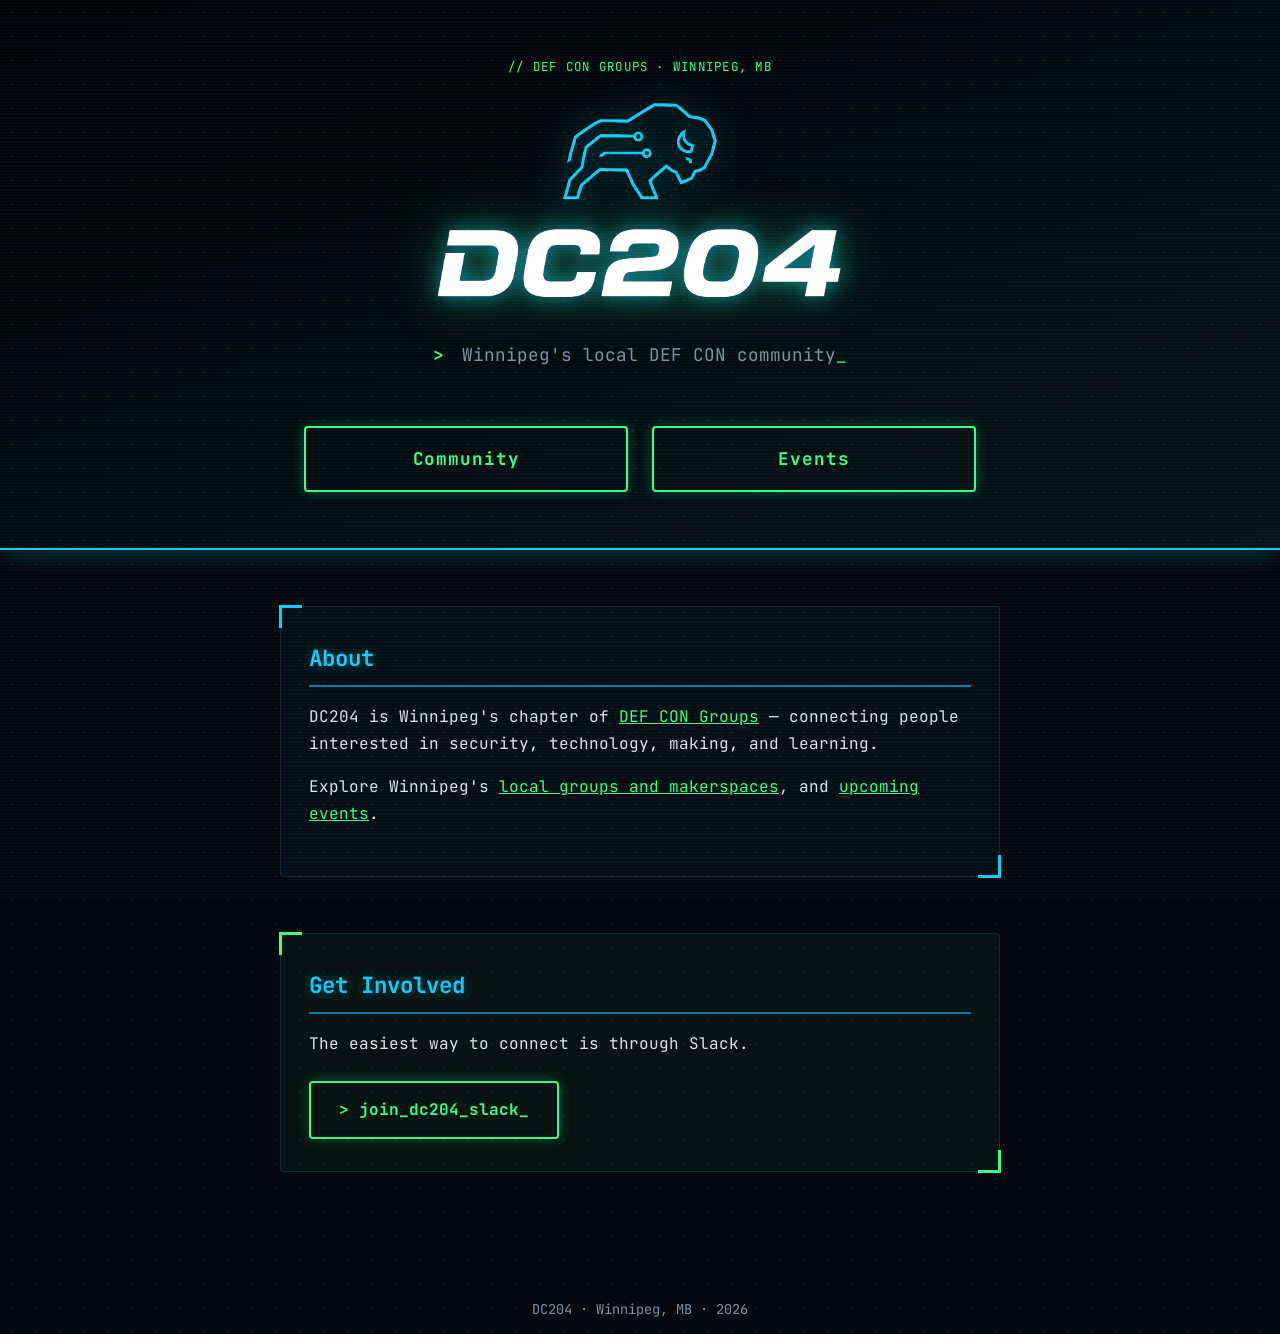
<file: index.html>
<!DOCTYPE html>
<html lang="en">
<head>
<meta charset="UTF-8">
<meta name="viewport" content="width=device-width, initial-scale=1.0">
<title>DC204 — Winnipeg DEF CON Group</title>
<meta name="description" content="DC204 is the Winnipeg, Manitoba chapter of DEF CON — a local community for hackers, security researchers, and the curious.">
<link rel="preconnect" href="https://fonts.googleapis.com">
<link rel="preconnect" href="https://fonts.gstatic.com" crossorigin>
<link href="https://fonts.googleapis.com/css2?family=JetBrains+Mono:wght@400;500;700;800&display=swap" rel="stylesheet">
<link rel="stylesheet" href="style.css">
<link rel="icon" type="image/png" href="derp-bison-alpha.png">
</head>
<body>

<header class="hero">
  <div class="container">
    <p class="eyebrow">// DEF CON Groups &middot; Winnipeg, MB</p>
    <div class="logo-lockup">
      <img src="derp-bison-alpha.png" alt="" class="bison-mark">
      <h1><img src="dc204-alpha.png" alt="DC204" class="wordmark"></h1>
    </div>
    <p class="tagline"><span class="prompt">&gt;</span> Winnipeg's local DEF CON community<span class="cursor">_</span></p>
  </div>
  <div class="container">
    <div class="widget-grid">
      <a href="community.html" class="widget">
        <h3>Community</h3>
      </a>
      <a href="events.html" class="widget">
        <h3>Events</h3>
      </a>
    </div>
  </div>
</header>

<main>
  <section class="about panel container">
    <h2>About</h2>
    <p>
      DC204 is Winnipeg's chapter of <a href="https://defcon-groups.org/" target="_blank" rel="noopener noreferrer">DEF CON Groups</a> — connecting people interested in security, technology, making, and learning.
    </p>
    <p>
      Explore Winnipeg's <a href="community.html">local groups and makerspaces</a>, and <a href="events.html">upcoming events</a>.
    </p>
  </section>

  <section class="links panel container">
    <h2>Get Involved</h2>
    <p>The easiest way to connect is through Slack.</p>
    <a class="cta" href="https://join.slack.com/t/dc204/shared_invite/enQtNjU2MTA4NTM0Mzg4LTgyZDgwY2MwMjc5NDFkYzBmOWI5MThjZDg4MjE5YWI4NWVlNmQxMWM5ZjAwNzIwY2I2MDk3ZjM4NjA3YzJhZGI" target="_blank" rel="noopener noreferrer">
      &gt; join_dc204_slack<span class="cursor">_</span>
    </a>
  </section>
</main>

<footer class="container">
  <p>DC204 &middot; Winnipeg, MB &middot; 2026</p>
</footer>

</body>
</html>
</file>
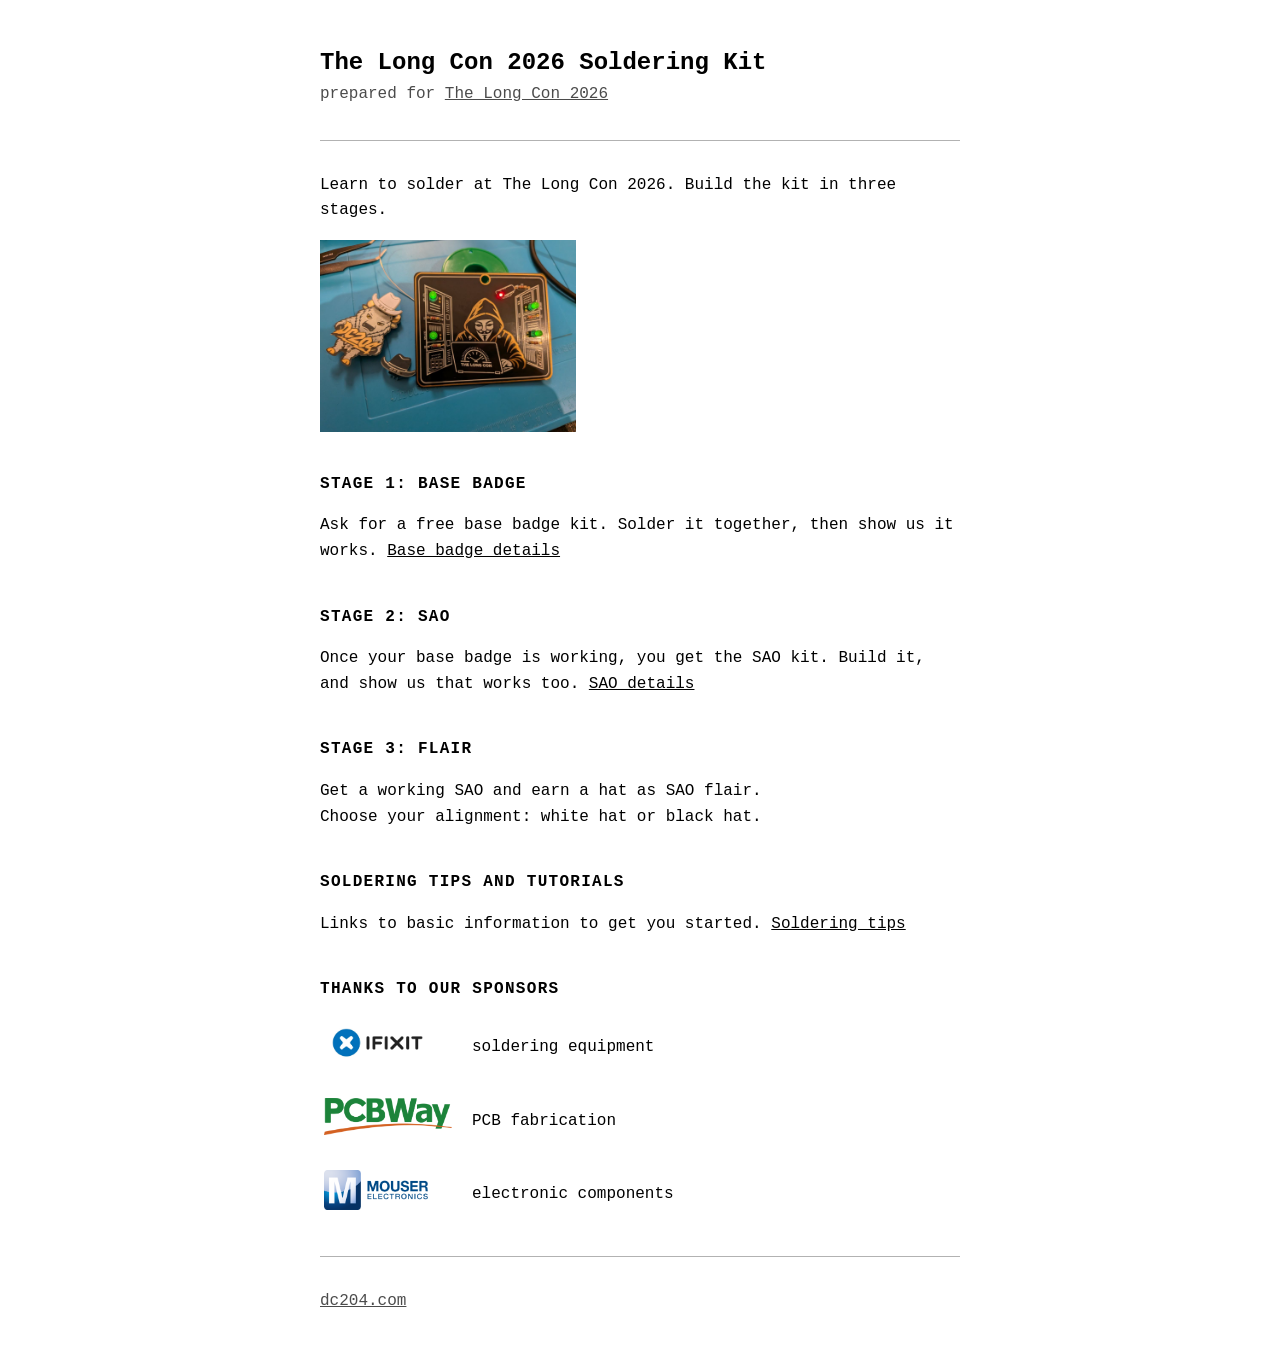
<file: lab/tlc2026/index.html>
<!DOCTYPE html>
<html lang="en">
<head>
<meta charset="utf-8">
<meta name="viewport" content="width=device-width, initial-scale=1">
<title>The Long Con 2026 Soldering Kit</title>
<meta name="description" content="Learn-to-solder kit and soldering information for The Long Con 2026, Winnipeg.">
<link rel="stylesheet" href="style.css">
</head>
<body>

<h1>The Long Con 2026 Soldering Kit</h1>
<p class="sub">prepared for <a href="https://thelongcon.ca/">The Long Con 2026</a></p>

<hr>

<p>
Learn to solder at The Long Con 2026. Build the kit in three stages.
</p>

<img src="img/full-kit-assembled-2.jpg" alt="Completed badge with the DC204 bison SAO and hat" class="kit hero">

<h2>Stage 1: Base badge</h2>
<p>
Ask for a free base badge kit. Solder it together, then show us it works.
<a href="base.html">Base badge details</a>
</p>

<h2>Stage 2: SAO</h2>
<p>
Once your base badge is working, you get the SAO kit. Build it, and show us that works too.
<a href="sao.html">SAO details</a>
</p>

<h2>Stage 3: Flair</h2>
<p>
Get a working SAO and earn a hat as SAO flair.
<br />
Choose your alignment: white hat or black hat.
</p>

<h2>Soldering tips and tutorials</h2>
<p>
Links to basic information to get you started.
<a href="tips.html">Soldering tips</a>
</p>

<h2>Thanks to our sponsors</h2>
<ul>
<li><a href="https://www.ifixit.com/"><img src="ifixit.jpg" alt="iFixit"></a> soldering equipment</li>
<li><a href="https://www.pcbway.com/"><img src="pcbway.png" alt="PCBWay"></a> PCB fabrication</li>
<li><a href="https://www.mouser.ca/"><img src="mouser.png" alt="Mouser Electronics"></a> electronic components</li>
</ul>

<hr>

<p class="sub">
<a href="https://dc204.com/">dc204.com</a>
</p>

</body>
</html>
</file>
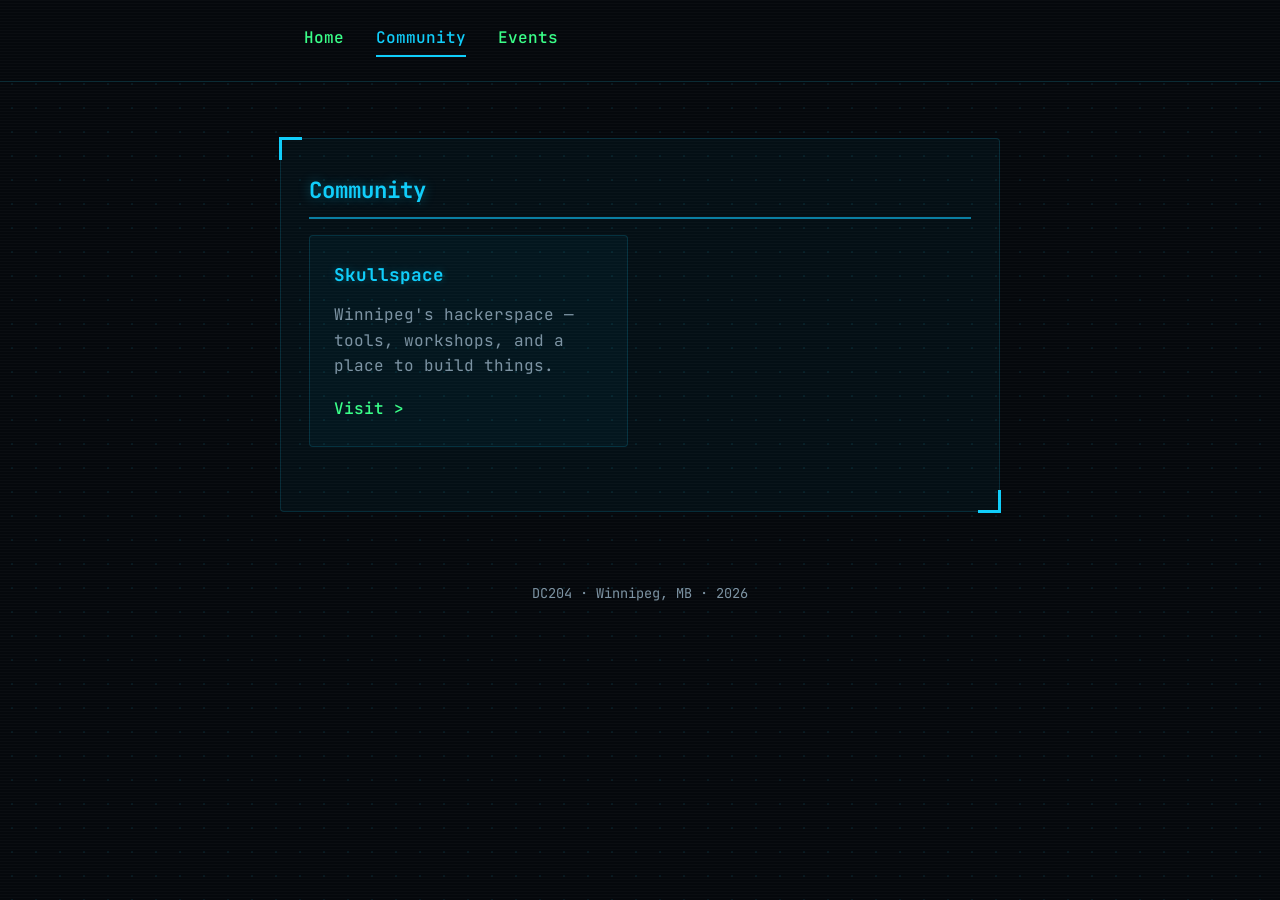
<file: community.html>
<!DOCTYPE html>
<html lang="en">
<head>
<meta charset="UTF-8">
<meta name="viewport" content="width=device-width, initial-scale=1.0">
<title>DC204 — Community</title>
<meta name="description" content="Discover Winnipeg's makerspaces, groups, and special interest communities.">
<link rel="preconnect" href="https://fonts.googleapis.com">
<link rel="preconnect" href="https://fonts.gstatic.com" crossorigin>
<link href="https://fonts.googleapis.com/css2?family=JetBrains+Mono:wght@400;500;700;800&display=swap" rel="stylesheet">
<link rel="stylesheet" href="style.css">
<link rel="icon" type="image/png" href="derp-bison-alpha.png">
</head>
<body>

<nav class="site-nav">
  <div class="container site-nav-inner">
    <a href="index.html">Home</a>
    <a href="community.html" class="active">Community</a>
    <a href="events.html">Events</a>
  </div>
</nav>

<main>
  <section class="panel container">
    <h2>Community</h2>
    <div id="community-list" class="card-list"></div>
  </section>
</main>

<footer class="container">
  <p>DC204 &middot; Winnipeg, MB &middot; 2026</p>
</footer>

<script src="community-data.js"></script>
<script src="cards.js"></script>
<script>
  const communityContainer = document.getElementById("community-list");

  const cardTemplate = (entry) => `
    <article class="card">
      <h3>${entry.name}</h3>
      <p>${entry.description}</p>
      ${entry.link ? `<a href="${entry.link}" target="_blank" rel="noopener noreferrer">Visit &gt;</a>` : ""}
    </article>
  `;

  renderCards(communityContainer, communityEntries, cardTemplate, "// no entries yet_");
</script>

</body>
</html>
</file>
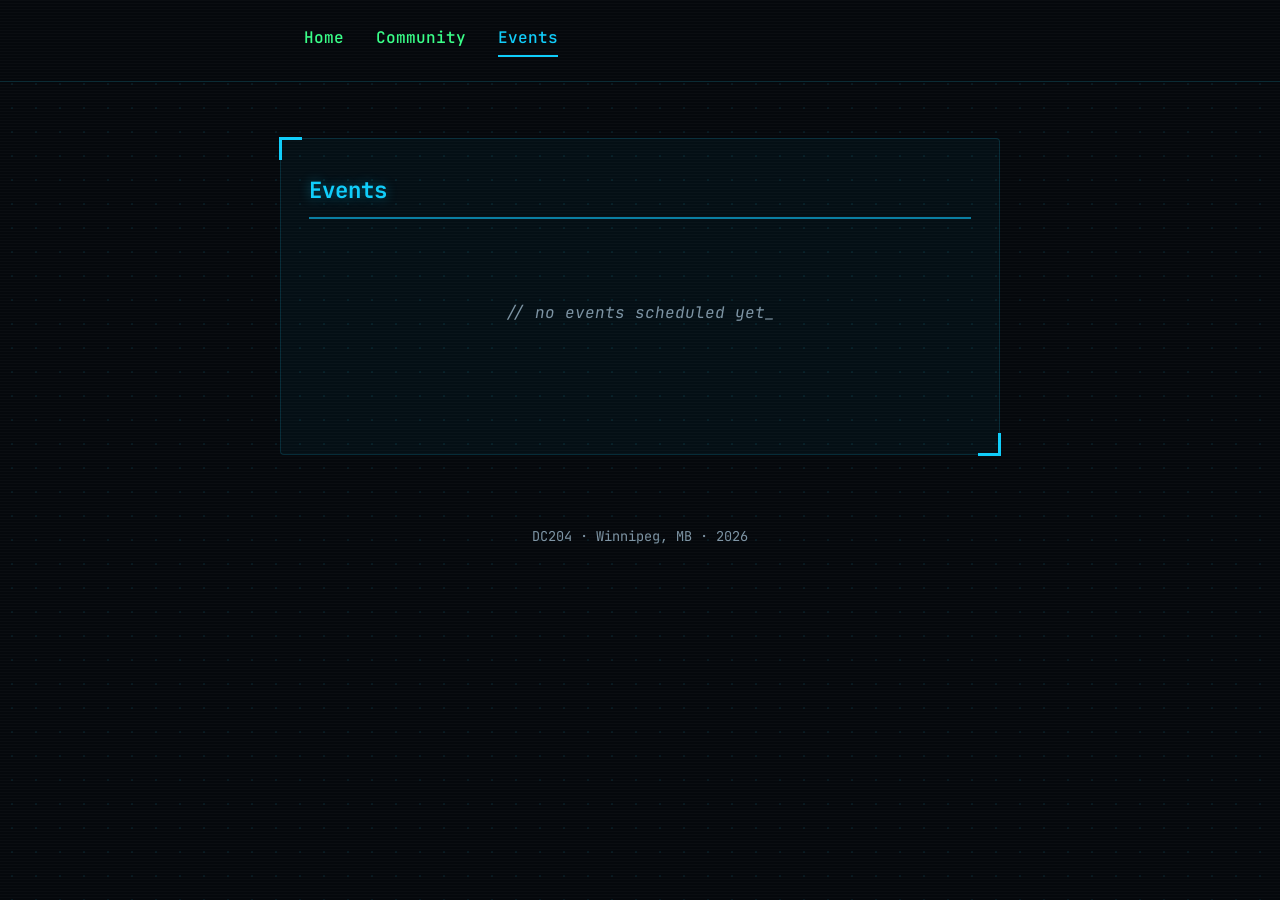
<file: events.html>
<!DOCTYPE html>
<html lang="en">
<head>
<meta charset="UTF-8">
<meta name="viewport" content="width=device-width, initial-scale=1.0">
<title>DC204 — Upcoming Events</title>
<meta name="description" content="Upcoming events in Winnipeg's tech, security, and maker communities.">
<link rel="preconnect" href="https://fonts.googleapis.com">
<link rel="preconnect" href="https://fonts.gstatic.com" crossorigin>
<link href="https://fonts.googleapis.com/css2?family=JetBrains+Mono:wght@400;500;700;800&display=swap" rel="stylesheet">
<link rel="stylesheet" href="style.css">
<link rel="icon" type="image/png" href="derp-bison-alpha.png">
</head>
<body>

<nav class="site-nav">
  <div class="container site-nav-inner">
    <a href="index.html">Home</a>
    <a href="community.html">Community</a>
    <a href="events.html" class="active">Events</a>
  </div>
</nav>

<main>
  <section class="panel container">
    <h2>Events</h2>
    <div id="events-list" class="card-list card-list--events"></div>
  </section>
</main>

<footer class="container">
  <p>DC204 &middot; Winnipeg, MB &middot; 2026</p>
</footer>

<script src="events-data.js"></script>
<script src="cards.js"></script>
<script>
  const eventsContainer = document.getElementById("events-list");

  // Format date as "Month Day, Year"
  const formatDate = (dateStr) => {
    const [year, month, day] = dateStr.split("-");
    const date = new Date(year, month - 1, day);
    return date.toLocaleDateString("en-US", { year: "numeric", month: "long", day: "numeric" });
  };

  // Format time as "HH:MM" to "h:mm AM/PM"
  const formatTime = (timeStr) => {
    const [hours, minutes] = timeStr.split(":");
    const date = new Date(2026, 0, 1, hours, minutes);
    return date.toLocaleTimeString("en-US", { hour: "numeric", minute: "2-digit", meridiem: "short" });
  };

  // Filter to future events only and sort by date
  const today = new Date().toISOString().split("T")[0];
  const futureEvents = events
    .filter(event => event.startDate >= today)
    .sort((a, b) => new Date(a.startDate) - new Date(b.startDate));

  const cardTemplate = (entry) => {
    const dateStr = entry.endDate && entry.endDate !== entry.startDate
      ? `${formatDate(entry.startDate)} – ${formatDate(entry.endDate)}`
      : formatDate(entry.startDate);

    let timeStr = "";
    if (entry.startTime && entry.endTime) {
      timeStr = `<p>${formatTime(entry.startTime)} – ${formatTime(entry.endTime)}</p>`;
    } else if (entry.startTime) {
      timeStr = `<p>${formatTime(entry.startTime)}</p>`;
    }

    return `
      <article class="card">
        <h3>${entry.name}</h3>
        <p><strong>${dateStr}</strong></p>
        ${entry.location ? `<p>${entry.location}</p>` : ""}
        ${timeStr}
        <p>${entry.description}</p>
        ${entry.link ? `<a href="${entry.link}" target="_blank" rel="noopener noreferrer">Learn more &gt;</a>` : ""}
      </article>
    `;
  };

  renderCards(eventsContainer, futureEvents, cardTemplate, "// no events scheduled yet_");
</script>

</body>
</html>
</file>
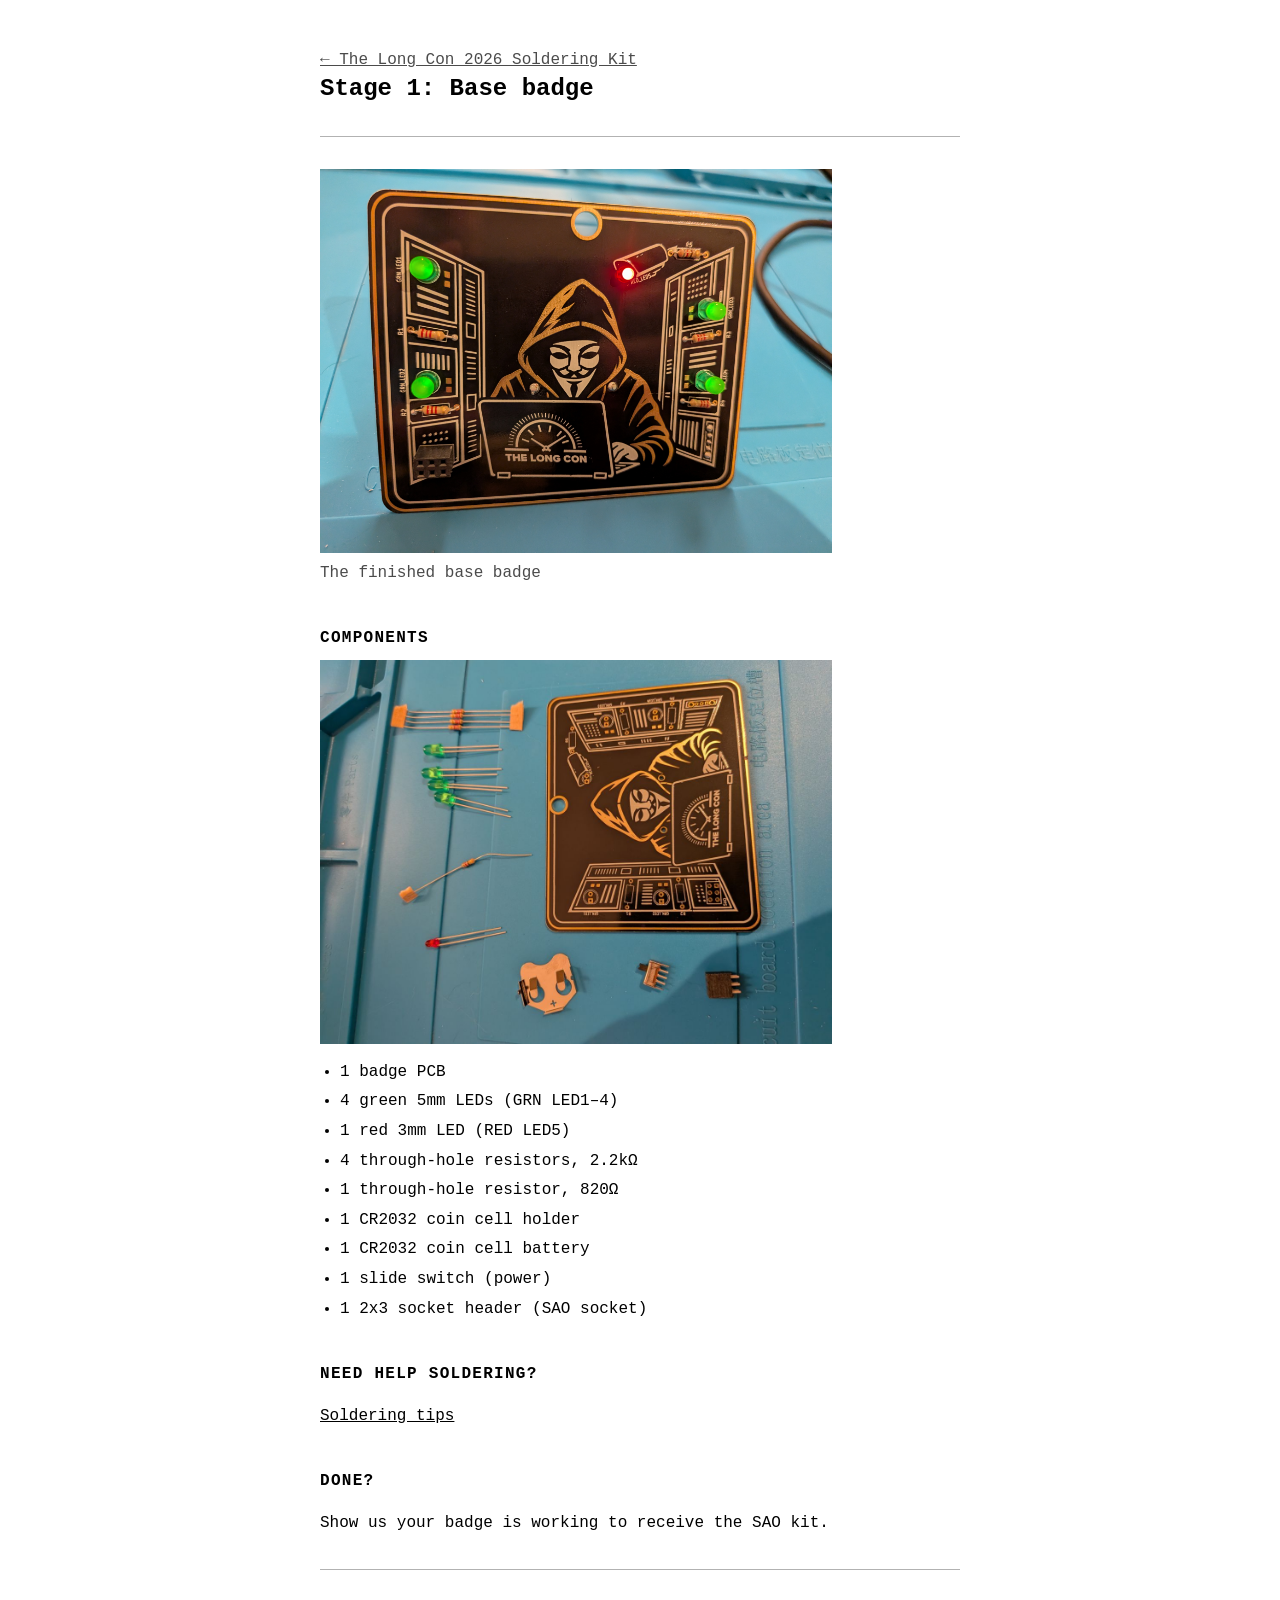
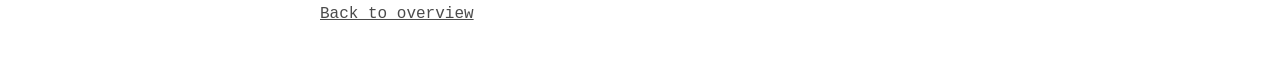
<file: lab/tlc2026/base.html>
<!DOCTYPE html>
<html lang="en">
<head>
<meta charset="utf-8">
<meta name="viewport" content="width=device-width, initial-scale=1">
<title>Stage 1: Base badge - The Long Con 2026 Soldering Kit</title>
<link rel="stylesheet" href="style.css">
</head>
<body>

<p class="sub"><a href="./">&larr; The Long Con 2026 Soldering Kit</a></p>
<h1>Stage 1: Base badge</h1>

<hr>

<img src="img/stage-1-completed.jpg" alt="Finished base badge with the LEDs lit" class="kit">
<p class="sub">The finished base badge</p>

<h2>Components</h2>
<img src="img/stage-1-components.jpg" alt="Base badge kit components" class="kit">
<ul class="plain">
<li>1 badge PCB</li>
<li>4 green 5mm LEDs (GRN LED1&ndash;4)</li>
<li>1 red 3mm LED (RED LED5)</li>
<li>4 through-hole resistors, 2.2k&Omega;</li>
<li>1 through-hole resistor, 820&Omega;</li>
<li>1 CR2032 coin cell holder</li>
<li>1 CR2032 coin cell battery</li>
<li>1 slide switch (power)</li>
<li>1 2x3 socket header (SAO socket)</li>
</ul>

<h2>Need help soldering?</h2>
<p><a href="tips.html">Soldering tips</a></p>

<h2>Done?</h2>
<p>Show us your badge is working to receive the SAO kit.</p>

<hr>

<p class="sub"><a href="./">Back to overview</a></p>

</body>
</html>
</file>
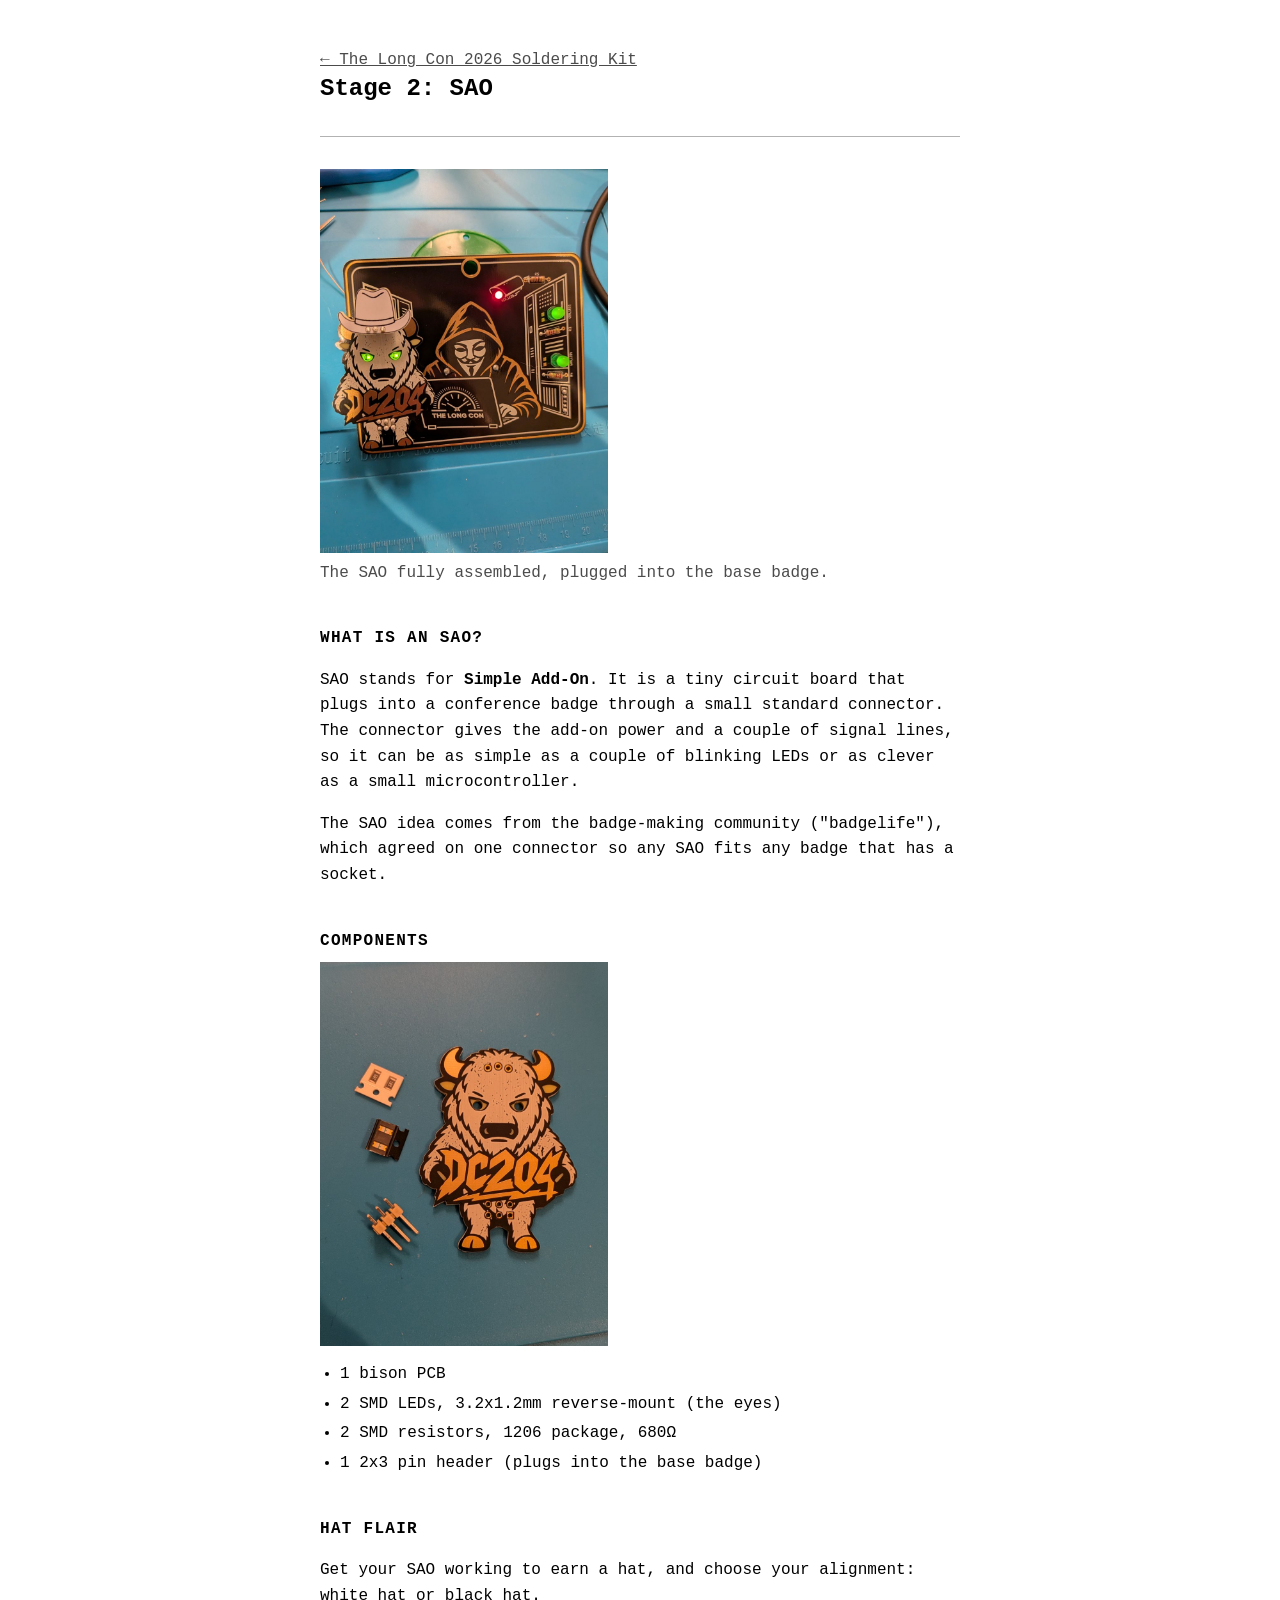
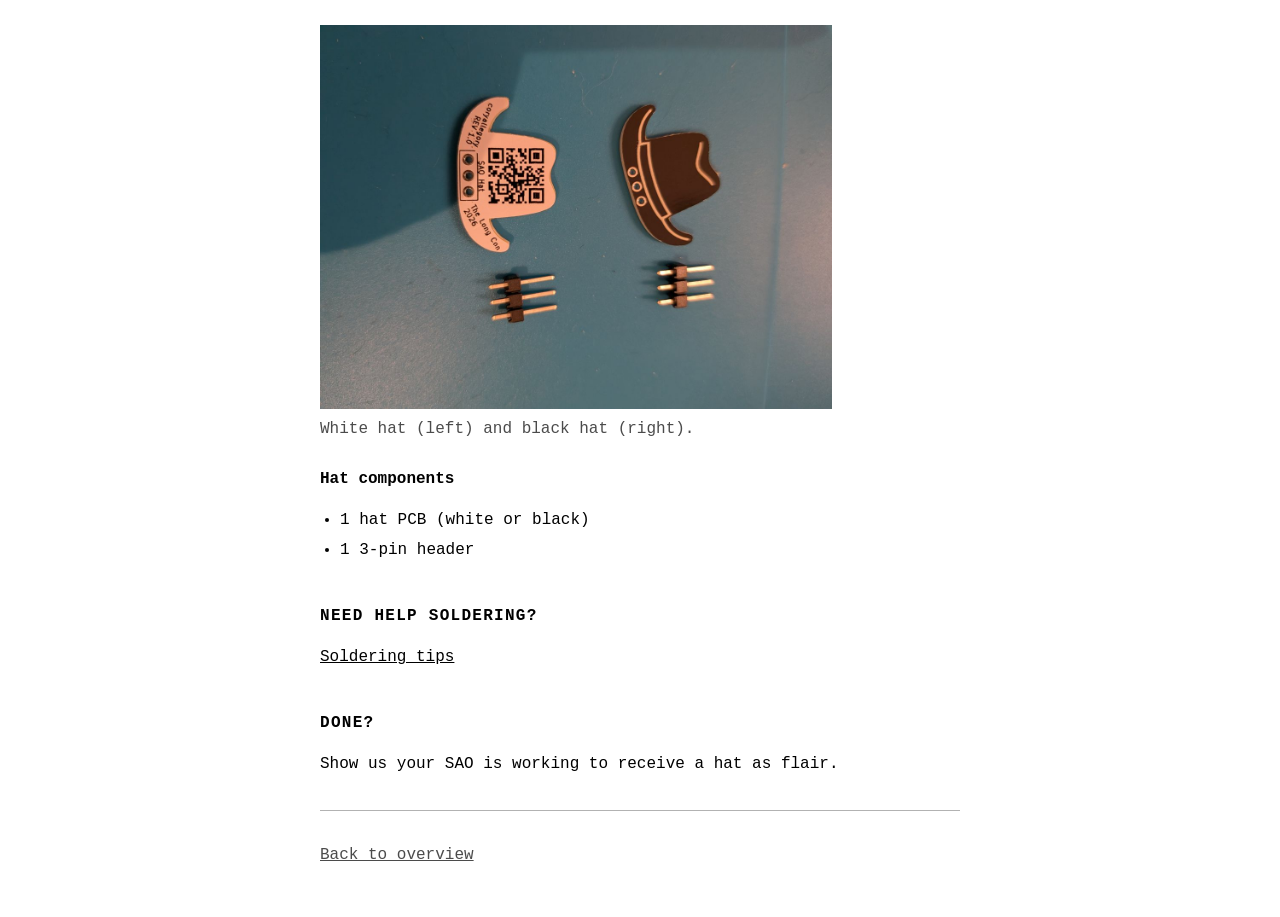
<file: lab/tlc2026/sao.html>
<!DOCTYPE html>
<html lang="en">
<head>
<meta charset="utf-8">
<meta name="viewport" content="width=device-width, initial-scale=1">
<title>Stage 2: SAO - The Long Con 2026 Soldering Kit</title>
<link rel="stylesheet" href="style.css">
</head>
<body>

<p class="sub"><a href="./">&larr; The Long Con 2026 Soldering Kit</a></p>
<h1>Stage 2: SAO</h1>

<hr>

<img src="img/full-kit-assembled.jpg" alt="Base badge with the DC204 bison SAO wearing a white hat, eyes lit" class="kit">
<p class="sub">The SAO fully assembled, plugged into the base badge.</p>

<h2>What is an SAO?</h2>
<p>
SAO stands for <strong>Simple Add-On</strong>.
It is a tiny circuit board that plugs into a conference badge through a small standard connector.
The connector gives the add-on power and a couple of signal lines, so it can be as simple as a couple of blinking LEDs or as clever as a small microcontroller.
</p>
<p>
The SAO idea comes from the badge-making community ("badgelife"), which agreed on one connector so any SAO fits any badge that has a socket.
</p>

<h2>Components</h2>
<img src="img/stage-2-components.jpg" alt="SAO kit components: bison PCB, SMD parts and pin headers" class="kit">
<ul class="plain">
<li>1 bison PCB</li>
<li>2 SMD LEDs, 3.2x1.2mm reverse-mount (the eyes)</li>
<li>2 SMD resistors, 1206 package, 680&Omega;</li>
<li>1 2x3 pin header (plugs into the base badge)</li>
</ul>

<h2>Hat flair</h2>
<p>
Get your SAO working to earn a hat, and choose your alignment: white hat or black hat.
</p>
<img src="img/stage-3-components.jpg" alt="White hat and black hat PCBs with pin headers" class="kit">
<p class="sub">White hat (left) and black hat (right).</p>
<h3>Hat components</h3>
<ul class="plain">
<li>1 hat PCB (white or black)</li>
<li>1 3-pin header</li>
</ul>

<h2>Need help soldering?</h2>
<p><a href="tips.html">Soldering tips</a></p>

<h2>Done?</h2>
<p>Show us your SAO is working to receive a hat as flair.</p>

<hr>

<p class="sub"><a href="./">Back to overview</a></p>

</body>
</html>
</file>
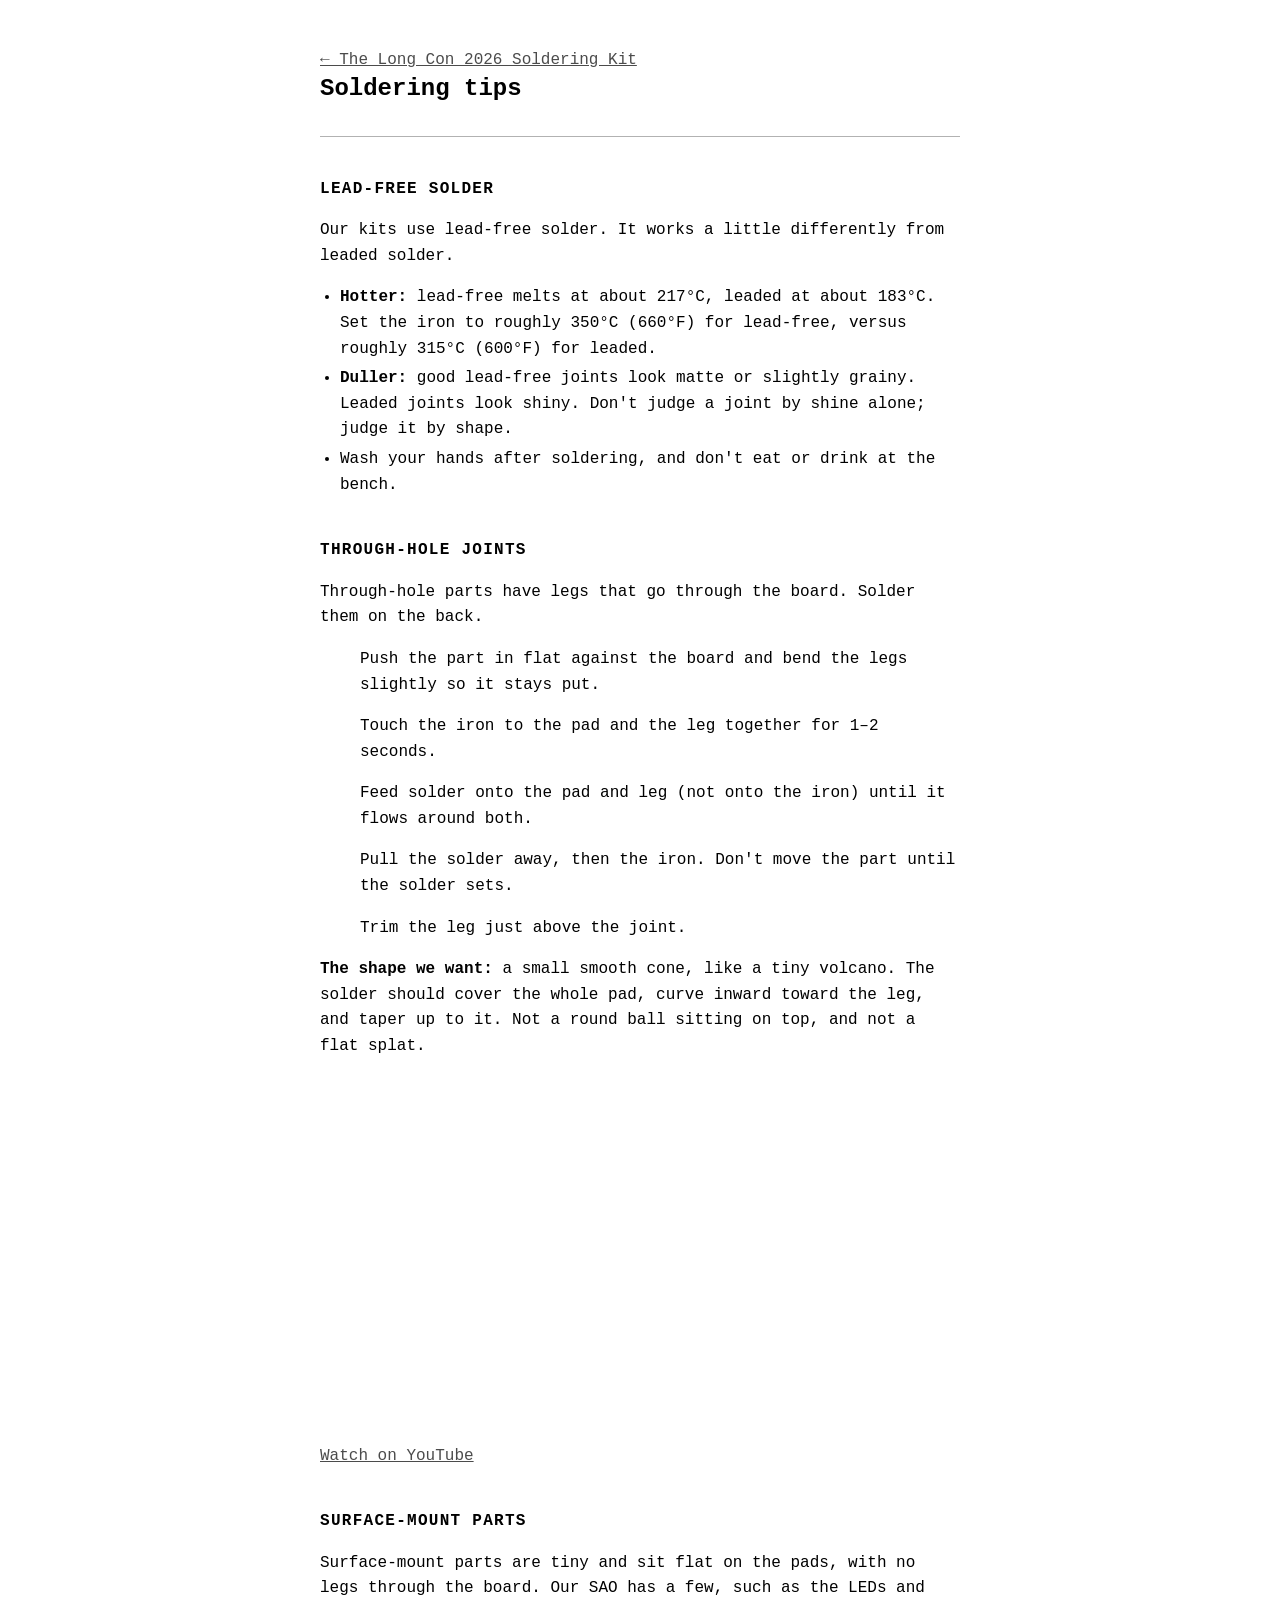
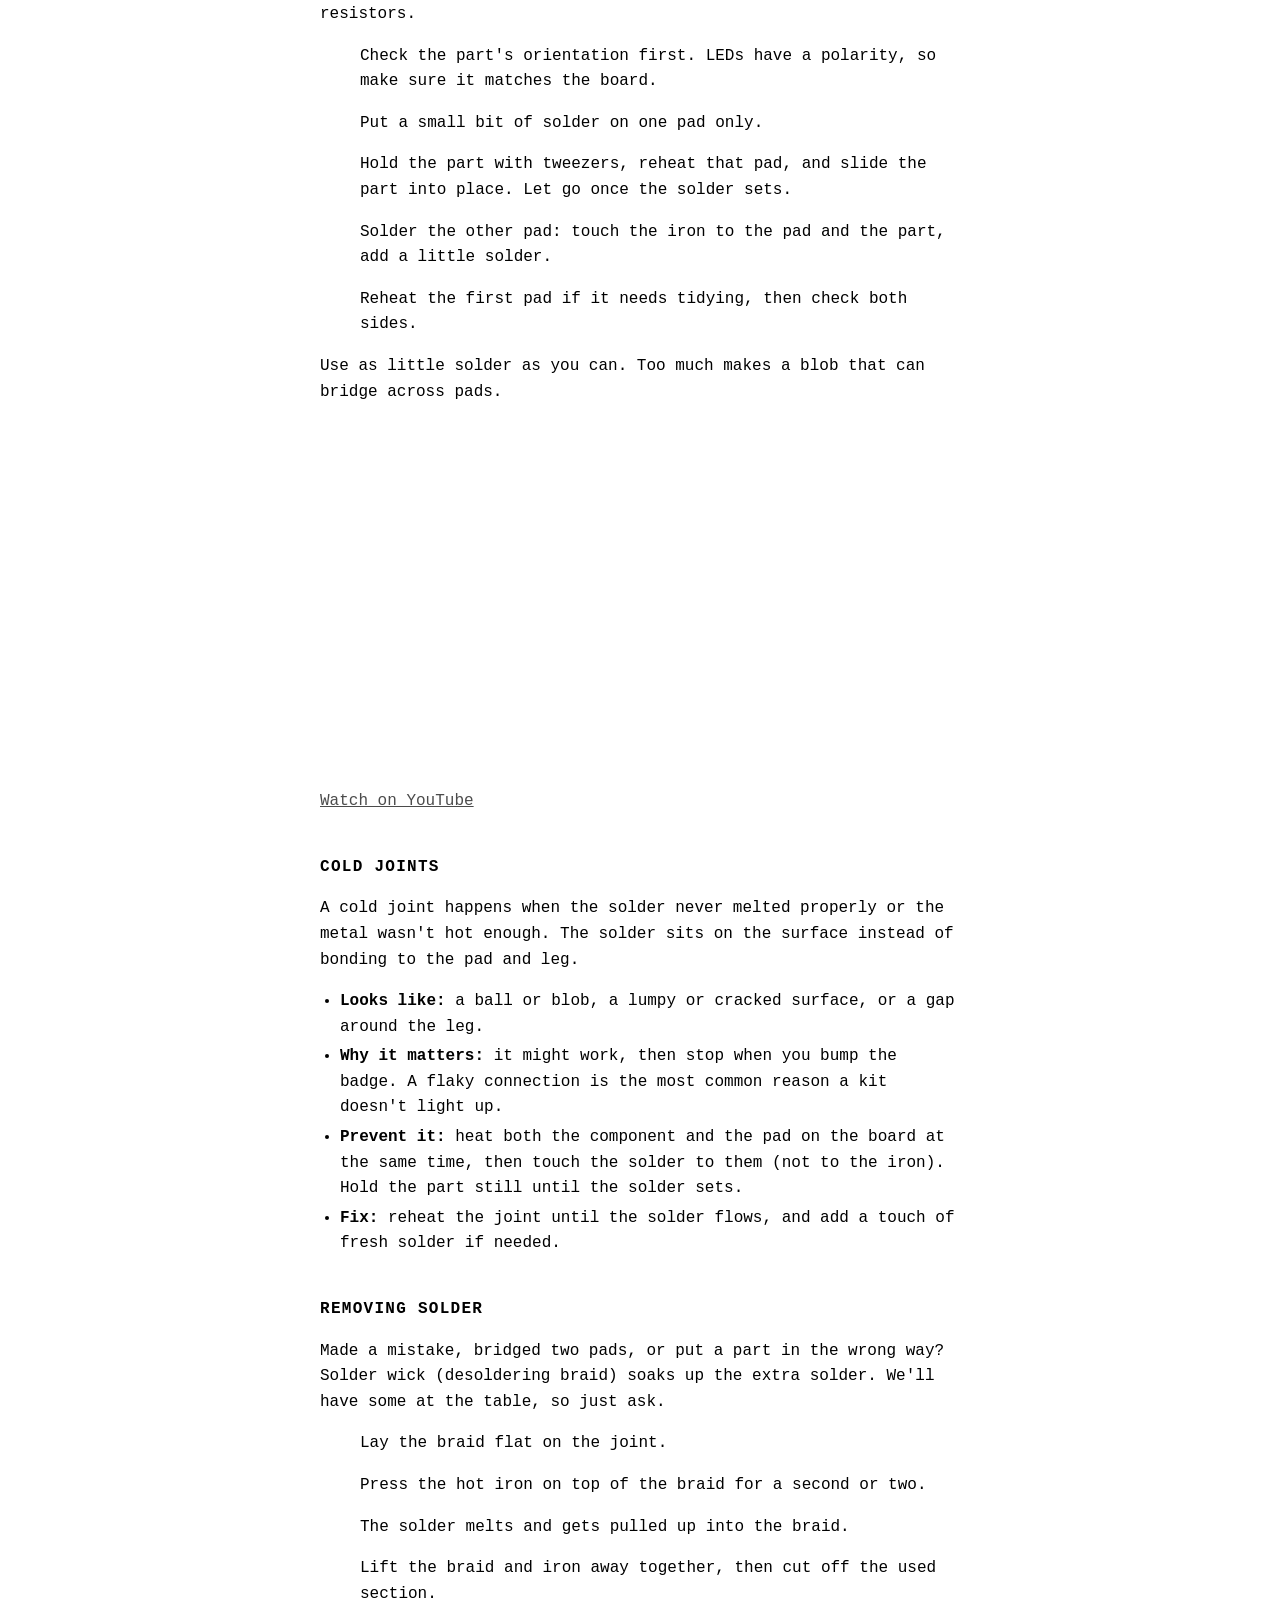
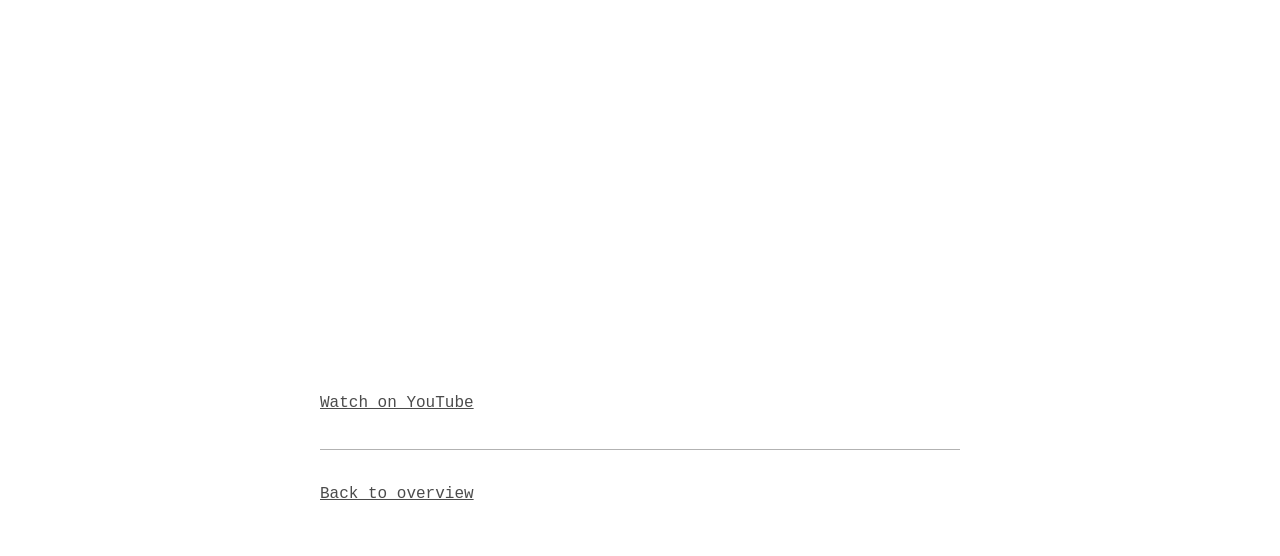
<file: lab/tlc2026/tips.html>
<!DOCTYPE html>
<html lang="en">
<head>
<meta charset="utf-8">
<meta name="viewport" content="width=device-width, initial-scale=1">
<title>Soldering tips - The Long Con 2026 Soldering Kit</title>
<link rel="stylesheet" href="style.css">
</head>
<body>

<p class="sub"><a href="./">&larr; The Long Con 2026 Soldering Kit</a></p>
<h1>Soldering tips</h1>

<hr>

<h2>Lead-free solder</h2>
<p>
Our kits use lead-free solder. It works a little differently from leaded solder.
</p>
<ul class="plain">
<li><strong>Hotter:</strong> lead-free melts at about 217&deg;C, leaded at about 183&deg;C.
Set the iron to roughly 350&deg;C (660&deg;F) for lead-free, versus roughly 315&deg;C (600&deg;F) for leaded.</li>
<li><strong>Duller:</strong> good lead-free joints look matte or slightly grainy. Leaded joints look shiny.
Don't judge a joint by shine alone; judge it by shape.</li>
<li>Wash your hands after soldering, and don't eat or drink at the bench.</li>
</ul>

<h2>Through-hole joints</h2>
<p>
Through-hole parts have legs that go through the board.
Solder them on the back.
</p>
<ol>
<li>Push the part in flat against the board and bend the legs slightly so it stays put.</li>
<li>Touch the iron to the pad and the leg together for 1&ndash;2 seconds.</li>
<li>Feed solder onto the pad and leg (not onto the iron) until it flows around both.</li>
<li>Pull the solder away, then the iron. Don't move the part until the solder sets.</li>
<li>Trim the leg just above the joint.</li>
</ol>
<p><strong>The shape we want:</strong> a small smooth cone, like a tiny volcano.
The solder should cover the whole pad, curve inward toward the leg, and taper up to it.
Not a round ball sitting on top, and not a flat splat.</p>

<iframe class="video" src="https://www.youtube-nocookie.com/embed/eHu_fGAyNY4" title="Soldering through-hole components" loading="lazy" allowfullscreen></iframe>
<p class="sub"><a href="https://www.youtube.com/watch?v=eHu_fGAyNY4">Watch on YouTube</a></p>

<h2>Surface-mount parts</h2>
<p>
Surface-mount parts are tiny and sit flat on the pads, with no legs through the board.
Our SAO has a few, such as the LEDs and resistors.
</p>
<ol>
<li>Check the part's orientation first. LEDs have a polarity, so make sure it matches the board.</li>
<li>Put a small bit of solder on one pad only.</li>
<li>Hold the part with tweezers, reheat that pad, and slide the part into place. Let go once the solder sets.</li>
<li>Solder the other pad: touch the iron to the pad and the part, add a little solder.</li>
<li>Reheat the first pad if it needs tidying, then check both sides.</li>
</ol>
<p>Use as little solder as you can. Too much makes a blob that can bridge across pads.</p>

<iframe class="video" src="https://www.youtube-nocookie.com/embed/p_UKL0Sjy84" title="Soldering surface-mount components" loading="lazy" allowfullscreen></iframe>
<p class="sub"><a href="https://www.youtube.com/watch?v=p_UKL0Sjy84">Watch on YouTube</a></p>

<h2>Cold joints</h2>
<p>
A cold joint happens when the solder never melted properly or the metal wasn't hot enough.
The solder sits on the surface instead of bonding to the pad and leg.
</p>
<ul class="plain">
<li><strong>Looks like:</strong> a ball or blob, a lumpy or cracked surface, or a gap around the leg.</li>
<li><strong>Why it matters:</strong> it might work, then stop when you bump the badge. A flaky connection is the most common reason a kit doesn't light up.</li>
<li><strong>Prevent it:</strong> heat both the component and the pad on the board at the same time, then touch the solder to them (not to the iron). Hold the part still until the solder sets.</li>
<li><strong>Fix:</strong> reheat the joint until the solder flows, and add a touch of fresh solder if needed.</li>
</ul>

<h2>Removing solder</h2>
<p>
Made a mistake, bridged two pads, or put a part in the wrong way? Solder wick (desoldering braid) soaks up the extra solder.
We'll have some at the table, so just ask.
</p>
<ol>
<li>Lay the braid flat on the joint.</li>
<li>Press the hot iron on top of the braid for a second or two.</li>
<li>The solder melts and gets pulled up into the braid.</li>
<li>Lift the braid and iron away together, then cut off the used section.</li>
</ol>
<iframe class="video" src="https://www.youtube-nocookie.com/embed/bG7yW9FigJA" title="Removing solder with solder wick" loading="lazy" allowfullscreen></iframe>
<p class="sub"><a href="https://www.youtube.com/watch?v=bG7yW9FigJA">Watch on YouTube</a></p>

<hr>

<p class="sub"><a href="./">Back to overview</a></p>

</body>
</html>
</file>
<file: style.css>
:root {
  --bg: #05080c;
  --bg-deep: #000305;
  --bg-gradient: #071c22;
  --panel-tint: rgba(15, 205, 250, 0.04);

  --cyan: #0fcdfa;
  --cyan-dim: #0a7fa3;
  --green: #39ff88;

  --text: #d6e4ec;
  --text-dim: #7c93a3;

  --font: 'JetBrains Mono', ui-monospace, 'Courier New', monospace;
}

* {
  box-sizing: border-box;
}

html, body {
  margin: 0;
  padding: 0;
}

body {
  background-color: var(--bg);
  background-image: radial-gradient(rgba(15, 205, 250, 0.08) 1px, transparent 1px);
  background-size: 24px 24px;
  color: var(--text);
  font-family: var(--font);
  line-height: 1.7;
  min-height: 100vh;
  position: relative;
}

body::after {
  content: "";
  position: fixed;
  inset: 0;
  background-image: repeating-linear-gradient(
    to bottom,
    rgba(255, 255, 255, 0.025) 0px,
    rgba(255, 255, 255, 0.025) 1px,
    transparent 1px,
    transparent 3px
  );
  pointer-events: none;
  z-index: 999;
}

.container {
  max-width: 720px;
  margin: 0 auto;
  padding: 0 1.5rem;
}

h1, h2 {
  font-family: var(--font);
  font-weight: 800;
  margin: 0;
}

h2 {
  color: var(--cyan);
  font-weight: 700;
  font-size: 1.4rem;
  margin-bottom: 1rem;
  border-bottom: 2px solid var(--cyan-dim);
  padding-bottom: 0.5rem;
  text-shadow: 0 0 12px rgba(15, 205, 250, 0.4);
}

a {
  color: var(--green);
}

.widget-grid {
  display: grid;
  grid-template-columns: 1fr 1fr;
  gap: 1.5rem;
  max-width: 720px;
  margin: 3rem auto 0;
}

.hero .widget-grid {
  margin-top: 3.5rem;
  margin-bottom: 0;
}

.widget {
  display: block;
  text-decoration: none;
  color: var(--green);
  cursor: pointer;
  padding: 1rem 1.75rem;
  background: transparent;
  border: 2px solid var(--green);
  font-family: var(--font);
  font-weight: 700;
  border-radius: 4px;
  box-shadow: 0 0 14px rgba(57, 255, 136, 0.25);
  text-align: center;
  transition: background 0.15s ease, color 0.15s ease, transform 0.15s ease, box-shadow 0.15s ease;
}

.widget h3 {
  color: var(--green);
  font-weight: 700;
  font-size: 1.1rem;
  margin: 0;
  letter-spacing: 0.05em;
}

.widget:hover {
  background: var(--green);
  color: var(--bg-deep);
  transform: translateY(-1px);
  box-shadow: 0 0 22px rgba(57, 255, 136, 0.55);
}

.site-nav {
  background-color: var(--bg);
  border-bottom: 1px solid rgba(15, 205, 250, 0.15);
  padding: 1.5rem 0;
  position: sticky;
  top: 0;
  z-index: 100;
}

.site-nav-inner {
  display: flex;
  gap: 2rem;
  align-items: center;
}

.site-nav a {
  color: var(--green);
  text-decoration: none;
  font-weight: 500;
  transition: color 0.15s ease, border-color 0.15s ease;
  border-bottom: 2px solid transparent;
  padding-bottom: 0.25rem;
}

.site-nav a:hover {
  color: var(--cyan);
}

.site-nav a.active {
  color: var(--cyan);
  border-bottom: 2px solid var(--cyan);
}

.hero {
  background-image:
    radial-gradient(rgba(57, 255, 136, 0.06) 1px, transparent 1px),
    linear-gradient(160deg, var(--bg-deep) 0%, var(--bg-gradient) 140%);
  background-size: 24px 24px, 100% 100%;
  padding: 3.5rem 0;
  text-align: center;
  border-bottom: 2px solid var(--cyan);
  box-shadow: 0 2px 24px rgba(15, 205, 250, 0.25);
}

.logo-lockup {
  display: flex;
  flex-direction: column;
  align-items: center;
  gap: 1rem;
  margin: 1.25rem 0;
}

.bison-mark {
  width: 170px;
  height: auto;
  filter: drop-shadow(0 0 18px rgba(15, 205, 250, 0.55));
  animation: flicker 5s ease-in-out infinite;
}

.hero h1 {
  margin: 0;
  position: relative;
  display: inline-block;
}

.hero h1::before {
  content: "";
  position: absolute;
  top: 50%;
  left: 50%;
  width: 130%;
  height: 240%;
  transform: translate(-50%, -50%);
  background: radial-gradient(ellipse at center, rgba(15, 205, 250, 0.4) 0%, rgba(57, 255, 136, 0.15) 45%, transparent 72%);
  filter: blur(10px);
  z-index: -1;
  pointer-events: none;
  animation: flicker 5s ease-in-out infinite;
}

.wordmark {
  width: 100%;
  max-width: 420px;
  height: auto;
  position: relative;
  filter:
    drop-shadow(0 0 10px rgba(15, 205, 250, 0.55))
    drop-shadow(0 0 26px rgba(57, 255, 136, 0.3));
}

@keyframes flicker {
  0%, 92%, 100% { opacity: 1; }
  94% { opacity: 0.75; }
  96% { opacity: 1; }
  97% { opacity: 0.85; }
}

.eyebrow {
  text-transform: uppercase;
  letter-spacing: 0.1em;
  font-size: 0.78rem;
  color: var(--green);
  margin: 0 0 1rem;
}

.tagline {
  font-size: 1.1rem;
  color: var(--text-dim);
  margin: 1rem 0 0;
}

.prompt {
  color: var(--green);
  font-weight: 700;
  margin-right: 0.4em;
}

.cursor {
  display: inline-block;
  color: var(--green);
  animation: blink 1s steps(1) infinite;
}

@keyframes blink {
  0%, 49% { opacity: 1; }
  50%, 100% { opacity: 0; }
}

main {
  padding: 3.5rem 0;
  margin-top: 0;
}

.panel {
  position: relative;
  padding: 2rem 1.75rem;
  border-radius: 4px;
  background: var(--panel-tint);
  border: 1px solid rgba(15, 205, 250, 0.15);
}

.panel::before,
.panel::after {
  content: "";
  position: absolute;
  width: 20px;
  height: 20px;
  border-color: var(--panel-accent, var(--cyan));
  border-style: solid;
}

.panel::before {
  top: -2px;
  left: -2px;
  border-width: 3px 0 0 3px;
}

.panel::after {
  bottom: -2px;
  right: -2px;
  border-width: 0 3px 3px 0;
}

.about {
  --panel-accent: var(--cyan);
  width: calc(100% - 2rem);
  margin: 0 auto 3.5rem auto;
}

.links {
  --panel-accent: var(--green);
  background: rgba(57, 255, 136, 0.05);
  max-width: 720px;
  width: calc(100% - 2rem);
  margin: 0 auto 3.5rem auto;
}

.cta {
  display: inline-block;
  margin-top: 0.5rem;
  padding: 0.85rem 1.75rem;
  background: transparent;
  color: var(--green);
  border: 2px solid var(--green);
  font-family: var(--font);
  font-weight: 700;
  text-decoration: none;
  border-radius: 4px;
  box-shadow: 0 0 14px rgba(57, 255, 136, 0.25);
  transition: background 0.15s ease, color 0.15s ease, transform 0.15s ease, box-shadow 0.15s ease;
}

.cta .cursor {
  color: inherit;
}

.cta:hover {
  background: var(--green);
  color: var(--bg-deep);
  transform: translateY(-1px);
  box-shadow: 0 0 22px rgba(57, 255, 136, 0.55);
}

.card-list {
  display: grid;
  grid-template-columns: repeat(auto-fill, minmax(280px, 1fr));
  gap: 1.5rem;
  margin-bottom: 2rem;
}

.card-list--events {
  grid-template-columns: 1fr;
}

.card {
  padding: 1.5rem;
  background: var(--panel-tint);
  border: 1px solid rgba(15, 205, 250, 0.15);
  border-radius: 4px;
}

.card h3 {
  color: var(--cyan);
  font-weight: 700;
  font-size: 1.1rem;
  margin: 0 0 0.75rem;
  text-shadow: 0 0 8px rgba(15, 205, 250, 0.3);
}

.card p {
  color: var(--text-dim);
  margin: 0 0 1rem;
  line-height: 1.6;
}

.card a {
  color: var(--green);
  text-decoration: none;
  font-weight: 500;
  transition: color 0.15s ease;
}

.card a:hover {
  color: var(--cyan);
}

.empty-state {
  color: var(--text-dim);
  font-style: italic;
  text-align: center;
  padding: 3rem 1rem;
}

footer {
  text-align: center;
  padding: 2rem 1.5rem 3rem;
  color: var(--text-dim);
  font-size: 0.85rem;
}

@media (max-width: 600px) {
  .hero {
    padding: 2.5rem 0 2rem;
  }

  .bison-mark {
    width: 120px;
  }

  .wordmark {
    max-width: 280px;
  }

  .tagline {
    font-size: 0.9rem;
  }

  .widget-grid {
    grid-template-columns: 1fr;
  }
}
</file>
<file: lab/tlc2026/style.css>
:root { color-scheme: light dark; }
body {
  max-width: 40rem;
  margin: 3rem auto;
  padding: 0 1rem;
  font: 1rem/1.6 ui-monospace, "SFMono-Regular", Consolas, "Liberation Mono", monospace;
}
h1 { font-size: 1.5rem; line-height: 1.25; margin: 0 0 .25rem; }
h2 { font-size: 1rem; margin: 2.5rem 0 .5rem; text-transform: uppercase; letter-spacing: .08em; }
hr { border: 0; border-top: 1px solid currentColor; opacity: .3; margin: 2rem 0; }
a { color: inherit; }
img.kit { display: block; max-width: 100%; max-height: 24rem; height: auto; width: auto; margin: .5rem 0; }
ul { list-style: none; padding: 0; }
li { display: flex; align-items: center; gap: 1rem; margin: 1rem 0; }
li img { height: 2.5rem; width: 8rem; object-fit: contain; object-position: left; background: #fff; padding: .25rem; }
.sub { margin: 0; opacity: .7; }
ul.plain { list-style: disc; padding-left: 1.25rem; }
ul.plain li { display: list-item; margin: .25rem 0; }
img.hero { max-width: 50%; max-height: 12rem; }
h3 { font-size: 1rem; margin: 1.5rem 0 .5rem; }
iframe.video { display: block; width: 100%; aspect-ratio: 16 / 9; border: 0; margin: 1rem 0 .5rem; }
</file>
